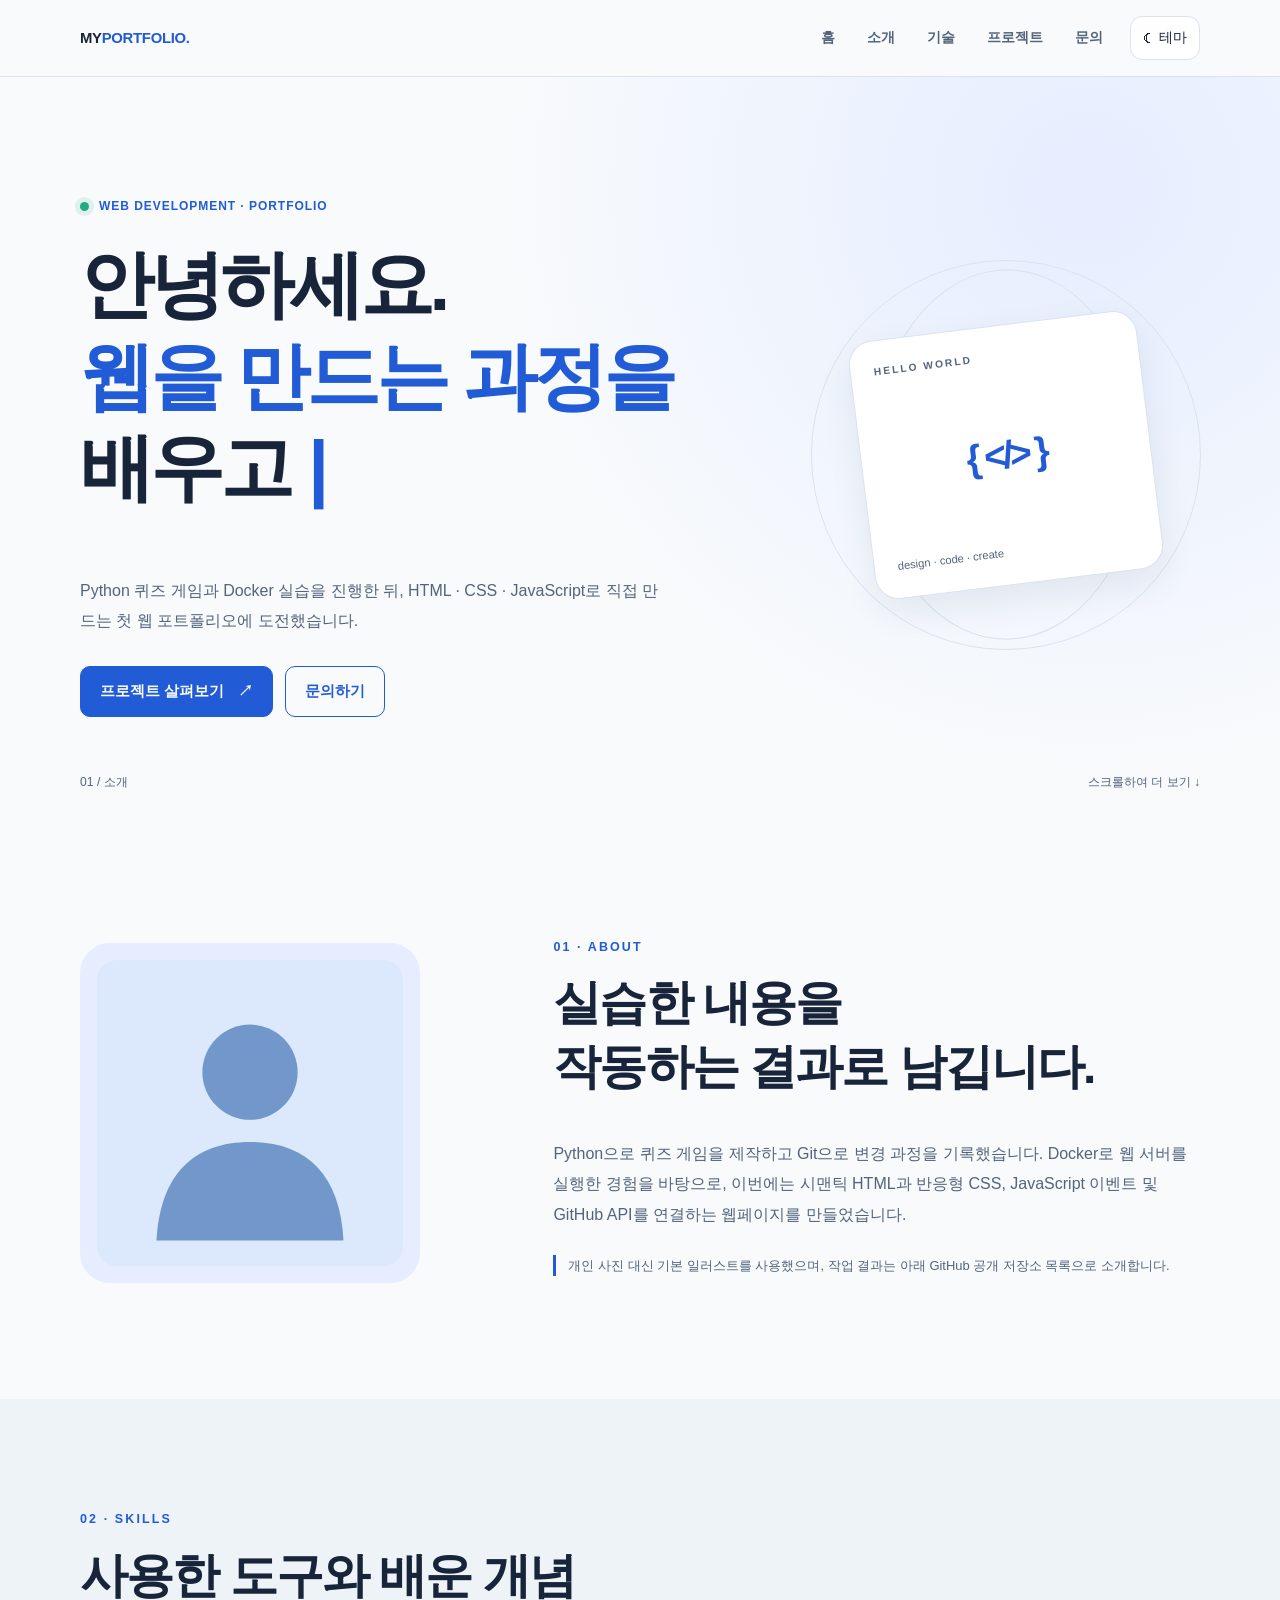
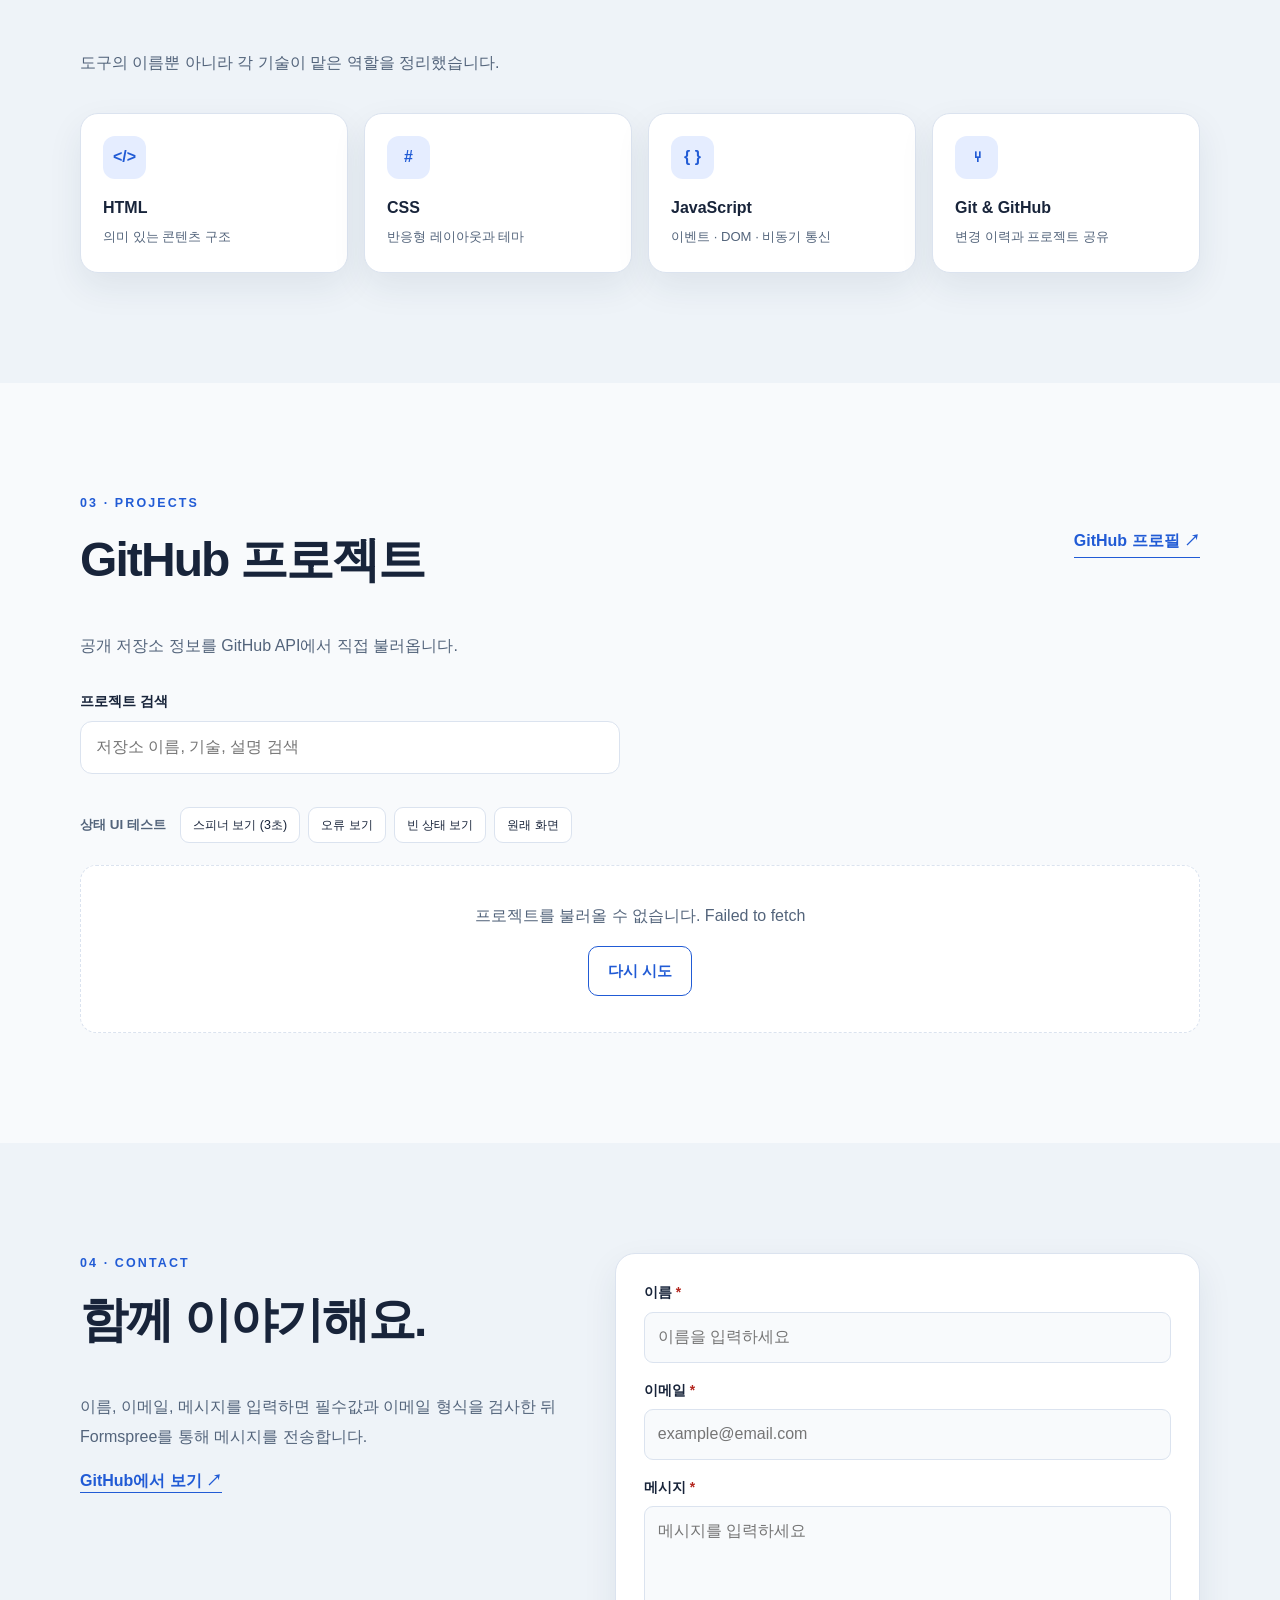
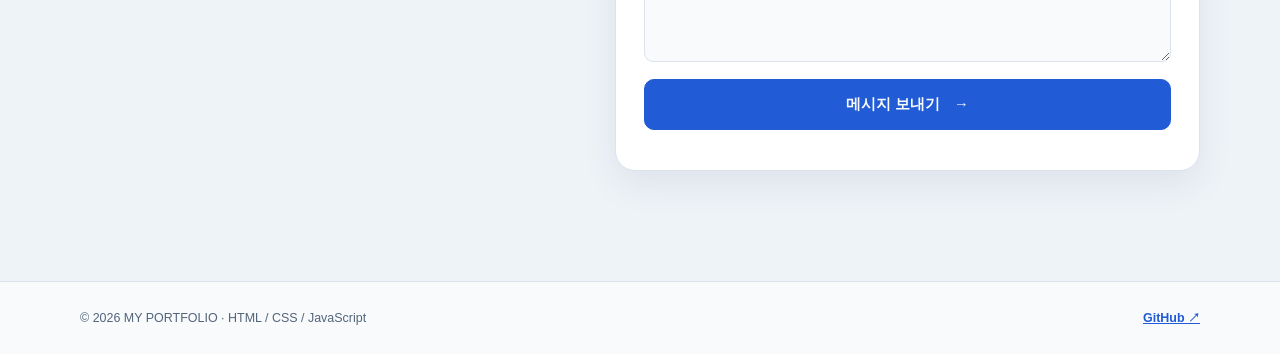
<file: index.html>
<!DOCTYPE html>
<html lang="ko" data-theme="light">
<head>
  <meta charset="UTF-8">
  <meta name="viewport" content="width=device-width, initial-scale=1.0">
  <meta name="description" content="HTML, CSS, JavaScript로 만든 개인 포트폴리오: 소개, 기술, GitHub 프로젝트 및 문의 양식.">
  <title>MY PORTFOLIO | 웹 개발 포트폴리오</title>
  <!-- 외부 스타일시트: 화면 디자인, 반응형 배치, 다크 모드를 담당합니다. -->
  <link rel="stylesheet" href="css/style.css">
  <link rel="stylesheet" href="css/project-search.css">
  <link rel="stylesheet" href="css/bonus.css">
  <!-- defer: HTML을 다 읽은 뒤 메인 JavaScript를 실행합니다. -->
  <script src="js/main.js" defer></script>
  <script src="js/project-search.js" defer></script>
  <script src="js/bonus.js" defer></script>
</head>
<body>
  <!-- 건너뛰기 링크: 키보드 사용자에게 본문으로 바로 이동하는 길을 제공합니다. -->
  <a class="skip-link" href="#hero">본문으로 바로 가기</a>
  <header class="site-header" id="page-header">
    <div class="container header-inner">
      <a class="logo" href="#hero" aria-label="포트폴리오 홈으로 이동">MY<span>PORTFOLIO.</span></a>
      <nav class="site-nav" id="site-navigation" aria-label="주요 메뉴">
        <ul class="nav-links" id="nav-links">
          <li><a href="#hero">홈</a></li>
          <li><a href="#about">소개</a></li>
          <li><a href="#skills">기술</a></li>
          <li><a href="#projects">프로젝트</a></li>
          <li><a href="#contact">문의</a></li>
        </ul>
      </nav>
      <div class="header-actions">
        <!-- 버튼 클릭 → 상태 변경 → data-theme 변경 → CSS 색상 변경 -->
        <button id="theme-toggle" class="icon-button theme-toggle" type="button" aria-label="다크 모드 켜기" aria-pressed="false">
          <span id="theme-icon" aria-hidden="true">☾</span>
          <span class="theme-label">테마</span>
        </button>
        <!-- aria-expanded는 모바일 메뉴의 열림/닫힘 상태를 알려 줍니다. -->
        <button id="menu-toggle" class="icon-button menu-toggle" type="button" aria-controls="site-navigation" aria-expanded="false" aria-label="메뉴 열기">
          <span class="hamburger-lines" aria-hidden="true"><span></span><span></span><span></span></span>
        </button>
      </div>
    </div>
  </header>

  <main>
    <!-- Hero: 방문자에게 보여 줄 첫인사와 이동 버튼 -->
    <section id="hero" class="section hero" aria-labelledby="hero-title">
      <div class="container hero-layout">
        <div class="hero-copy">
          <p class="eyebrow"><span class="status-dot" aria-hidden="true"></span> WEB DEVELOPMENT · PORTFOLIO</p>
          <h1 id="hero-title">안녕하세요.<br><span id="hero-typing"><span class="highlight">웹을 만드는 과정을</span><br><span class="hero-typing-second">배우고 있습니다.</span></span></h1>
          <p class="hero-description">Python 퀴즈 게임과 Docker 실습을 진행한 뒤, HTML · CSS · JavaScript로 직접 만드는 첫 웹 포트폴리오에 도전했습니다.</p>
          <div class="hero-actions">
            <a class="button" href="#projects">프로젝트 살펴보기 <span aria-hidden="true">↗</span></a>
            <a class="button button-secondary" href="#contact">문의하기</a>
          </div>
        </div>
        <div class="hero-art" aria-hidden="true">
          <div class="art-orbit art-orbit-one"></div><div class="art-orbit art-orbit-two"></div>
          <div class="art-card"><span class="art-card-label">HELLO WORLD</span><span class="art-symbol">{ &lt;/&gt; }</span><span class="art-card-caption">design · code · create</span></div>
        </div>
      </div>
      <div class="container hero-footnote"><span>01 / 소개</span><span>스크롤하여 더 보기 ↓</span></div>
    </section>

    <!-- About: 의미 있는 대체 텍스트가 있는 프로필 이미지를 사용합니다. -->
    <section id="about" class="section about-section" aria-labelledby="about-title">
      <div class="container about-layout reveal-target">
        <div class="about-photo-wrap"><img class="profile-image" src="images/profile.svg" width="320" height="320" alt="사람의 상반신을 단순화한 기본 프로필 일러스트"></div>
        <div>
          <p class="section-kicker">01 · ABOUT</p>
          <h2 id="about-title">실습한 내용을<br>작동하는 결과로 남깁니다.</h2>
          <p class="section-description">Python으로 퀴즈 게임을 제작하고 Git으로 변경 과정을 기록했습니다. Docker로 웹 서버를 실행한 경험을 바탕으로, 이번에는 시맨틱 HTML과 반응형 CSS, JavaScript 이벤트 및 GitHub API를 연결하는 웹페이지를 만들었습니다.</p>
          <p class="about-note">개인 사진 대신 기본 일러스트를 사용했으며, 작업 결과는 아래 GitHub 공개 저장소 목록으로 소개합니다.</p>
        </div>
      </div>
    </section>

    <!-- Skills: 목록은 ul/li로 의미 있게 묶습니다. -->
    <section id="skills" class="section section-muted" aria-labelledby="skills-title">
      <div class="container reveal-target">
        <p class="section-kicker">02 · SKILLS</p>
        <h2 id="skills-title">사용한 도구와 배운 개념</h2>
        <p class="section-description section-intro">도구의 이름뿐 아니라 각 기술이 맡은 역할을 정리했습니다.</p>
        <ul class="skills-list">
          <li><span class="skill-icon" aria-hidden="true">&lt;/&gt;</span><strong>HTML</strong><span>의미 있는 콘텐츠 구조</span></li>
          <li><span class="skill-icon" aria-hidden="true">#</span><strong>CSS</strong><span>반응형 레이아웃과 테마</span></li>
          <li><span class="skill-icon" aria-hidden="true">{ }</span><strong>JavaScript</strong><span>이벤트 · DOM · 비동기 통신</span></li>
          <li><span class="skill-icon" aria-hidden="true">⑂</span><strong>Git &amp; GitHub</strong><span>변경 이력과 프로젝트 공유</span></li>
        </ul>
      </div>
    </section>

    <!-- Projects: JavaScript가 GitHub API의 저장소 목록을 읽어 카드를 만듭니다. -->
    <section id="projects" class="section" aria-labelledby="projects-title">
      <div class="container reveal-target">
        <p class="section-kicker">03 · PROJECTS</p>
        <div class="section-heading-row">
          <div><h2 id="projects-title">GitHub 프로젝트</h2><p class="section-description">공개 저장소 정보를 GitHub API에서 직접 불러옵니다.</p></div>
          <a class="text-link" id="github-profile-link" href="https://github.com/usernameffas" target="_blank" rel="noopener noreferrer">GitHub 프로필 ↗</a>
        </div>
        <!-- 로딩/성공/에러/빈 데이터가 모두 이 영역에서 전환됩니다. -->
        <div id="project-list" class="project-grid" role="status" aria-live="polite" aria-atomic="false">
          <article class="state-panel loading-state"><span class="spinner" aria-hidden="true"></span><p>프로젝트를 불러오는 중...</p></article>
        </div>
      </div>
    </section>

    <!-- Contact: 필수 입력을 검사한 뒤 Formspree로 전송합니다. -->
    <section id="contact" class="section section-muted" aria-labelledby="contact-title">
      <div class="container contact-layout reveal-target">
        <div class="contact-copy">
          <p class="section-kicker">04 · CONTACT</p>
          <h2 id="contact-title">함께 이야기해요.</h2>
          <p class="section-description">이름, 이메일, 메시지를 입력하면 필수값과 이메일 형식을 검사한 뒤 Formspree를 통해 메시지를 전송합니다.</p>
          <a class="text-link" id="contact-github-link" href="https://github.com/usernameffas" target="_blank" rel="noopener noreferrer">GitHub에서 보기 ↗</a>
        </div>
        <!-- ===== Contact Formspree 실제 전송 시작 ===== -->
        <form id="contact-form" class="contact-form" data-formspree-id="xzeejnbj" novalidate>
          <div class="form-field">
            <label for="contact-name">이름 <span aria-hidden="true">*</span></label>
            <input id="contact-name" name="name" type="text" autocomplete="name" required aria-describedby="name-error" placeholder="이름을 입력하세요">
            <p class="field-error" id="name-error" aria-live="polite"></p>
          </div>
          <div class="form-field">
            <label for="contact-email">이메일 <span aria-hidden="true">*</span></label>
            <input id="contact-email" name="email" type="email" autocomplete="email" required aria-describedby="email-error" placeholder="example@email.com">
            <p class="field-error" id="email-error" aria-live="polite"></p>
          </div>
          <div class="form-field">
            <label for="contact-message">메시지 <span aria-hidden="true">*</span></label>
            <textarea id="contact-message" name="message" rows="5" required aria-describedby="message-error" placeholder="메시지를 입력하세요"></textarea>
            <p class="field-error" id="message-error" aria-live="polite"></p>
          </div>
          <button class="button submit-button" type="submit">메시지 보내기 <span aria-hidden="true">→</span></button>
          <p id="form-status" class="form-status" role="status" aria-live="polite"></p>
        </form>
        <!-- ===== Contact Formspree 실제 전송 끝 ===== -->
      </div>
    </section>
  </main>

  <!-- Footer: 현재 프로젝트의 링크를 제공합니다. -->
  <footer class="site-footer">
    <div class="container footer-inner"><p>© 2026 MY PORTFOLIO · HTML / CSS / JavaScript</p><a id="footer-github-link" href="https://github.com/usernameffas" target="_blank" rel="noopener noreferrer">GitHub ↗</a></div>
  </footer>
  <!-- 스크롤 300px을 넘으면 나타나며, 클릭하면 맨 위로 이동합니다. -->
  <button id="back-to-top" class="back-to-top" type="button" aria-label="페이지 맨 위로 이동">↑</button>
</body>
</html>
</file>
<file: css/style.css>
/* ===== 1. 공통 디자인 변수: 기본 화면은 밝은 테마 ===== */
:root {
  color-scheme: light;
  --background: #f8fafc;
  --surface: #eef3f8;
  --card: #ffffff;
  --text: #18243a;
  --muted: #53647b;
  --accent: #215bd5;
  --accent-hover: #1749b5;
  --accent-soft: #e5edff;
  --border: #dbe3ef;
  --header-bg: rgba(248, 250, 252, .95);
  --shadow: 0 14px 35px rgba(26, 46, 79, .08);
  --error: #b3261e;
  --success: #0b6b47;
}
/* data-theme는 JavaScript가 html에 붙이는 상태값입니다. */
[data-theme="dark"] {
  color-scheme: dark;
  --background: #0e1625;
  --surface: #151f31;
  --card: #1b2940;
  --text: #eff5ff;
  --muted: #acbad0;
  --accent: #84afff;
  --accent-hover: #aecaff;
  --accent-soft: #283f66;
  --border: #35465e;
  --header-bg: rgba(14, 22, 37, .96);
  --shadow: 0 14px 35px rgba(0, 0, 0, .28);
  --error: #ffaaa4;
  --success: #89e1ba;
}
/* ===== 2. 모바일 퍼스트: 가장 좁은 화면을 기준으로 설계 ===== */
*, *::before, *::after { box-sizing: border-box; }
html { scroll-behavior: smooth; scroll-padding-top: 85px; }
body { margin: 0; min-width: 320px; background: var(--background); color: var(--text); font-family: "Segoe UI", "Malgun Gothic", "Apple SD Gothic Neo", sans-serif; line-height: 1.65; transition: background-color .25s, color .25s; }
button, input, textarea { font: inherit; }
button { cursor: pointer; }
a { color: inherit; }
a:focus-visible, button:focus-visible, input:focus-visible, textarea:focus-visible { outline: 3px solid var(--accent); outline-offset: 3px; }
.container { width: min(calc(100% - 36px), 1120px); margin-inline: auto; }
.section { padding: 80px 0; }
.section-muted { background: var(--surface); }
h1, h2, h3, p { margin-top: 0; }
h1 { font-size: clamp(2.35rem, 7vw, 4.65rem); letter-spacing: -.055em; line-height: 1.23; }
h2 { font-size: clamp(1.85rem, 4.7vw, 3rem); letter-spacing: -.04em; line-height: 1.33; }
h3 { font-size: 1.1rem; }
.skip-link { position: absolute; top: -80px; left: 12px; padding: 8px 14px; background: var(--card); z-index: 50; }
.skip-link:focus { top: 10px; }
.section-kicker { font-size: .78rem; font-weight: 800; color: var(--accent); letter-spacing: .17em; margin-bottom: 14px; }
.section-description { max-width: 650px; color: var(--muted); line-height: 1.9; }
.section-intro { margin-bottom: 35px; }
/* ===== 3. 상단 메뉴: Flexbox로 로고/메뉴/버튼의 위치를 설정 ===== */
.site-header { position: sticky; top: 0; z-index: 30; background: var(--background); border-bottom: 1px solid var(--border); transition: background-color .25s, box-shadow .25s; }
.site-header.scrolled { background: var(--header-bg); box-shadow: 0 9px 26px rgba(11, 28, 60, .11); backdrop-filter: blur(10px); }
.header-inner { display: flex; align-items: center; justify-content: space-between; gap: 12px; min-height: 76px; }
.logo { flex-shrink: 0; font-size: .93rem; letter-spacing: -.02em; font-weight: 800; text-decoration: none; }
.logo span { color: var(--accent); }
.header-actions { display: flex; align-items: center; gap: 7px; margin-left: auto; }
.icon-button { display: inline-flex; justify-content: center; align-items: center; gap: 8px; min-height: 42px; border-radius: 12px; padding: 8px 12px; border: 1px solid var(--border); background: var(--card); color: var(--text); }
.icon-button:hover { border-color: var(--accent); }
.theme-label { font-size: .85rem; }
.menu-toggle { width: 43px; }
.hamburger-lines { display: grid; gap: 4px; }
.hamburger-lines span { display: block; width: 19px; height: 2px; border-radius: 10px; background: currentColor; transition: transform .2s, opacity .2s; }
.menu-toggle.active .hamburger-lines span:nth-child(1) { transform: translateY(6px) rotate(45deg); }
.menu-toggle.active .hamburger-lines span:nth-child(2) { opacity: 0; }
.menu-toggle.active .hamburger-lines span:nth-child(3) { transform: translateY(-6px) rotate(-45deg); }
/* 모바일에서는 메뉴를 숨기고, active 클래스가 생겼을 때만 펼칩니다. */
.site-nav { position: absolute; top: 75px; left: 0; right: 0; padding: 0 18px; background: var(--card); border-bottom: 1px solid var(--border); visibility: hidden; opacity: 0; transform: translateY(-8px); pointer-events: none; transition: opacity .2s, transform .2s, visibility .2s; }
.site-nav.active { visibility: visible; opacity: 1; transform: translateY(0); pointer-events: auto; }
.nav-links { display: flex; flex-direction: column; gap: 0; list-style: none; margin: 0 auto; max-width: 1120px; padding: 12px 0 16px; }
.nav-links a { display: block; padding: 11px 8px; border-radius: 8px; color: var(--muted); font-weight: 650; text-decoration: none; transition: color .2s, background-color .2s; }
.nav-links a:hover, .nav-links a:focus-visible { color: var(--accent); background: var(--accent-soft); }
/* ===== 4. Hero / About ===== */
.hero { overflow: hidden; background: radial-gradient(circle at 85% 15%, var(--accent-soft), transparent 46%), var(--background); padding: 78px 0 26px; }
.hero-layout { display: grid; align-items: center; gap: 25px; }
.eyebrow { display: inline-flex; align-items: center; gap: 10px; font-size: .75rem; font-weight: 800; letter-spacing: .08em; color: var(--accent); margin-bottom: 23px; }
.status-dot { width: 9px; height: 9px; border-radius: 50%; background: #24aa82; box-shadow: 0 0 0 5px rgba(36, 170, 130, .12); }
.highlight { color: var(--accent); }
.hero-description { max-width: 580px; color: var(--muted); font-size: 1rem; line-height: 1.9; }
.hero-actions { display: flex; flex-wrap: wrap; gap: 12px; margin-top: 30px; }
.button { display: inline-flex; align-items: center; justify-content: center; gap: 14px; padding: 12px 19px; min-height: 47px; border: 1px solid var(--accent); border-radius: 10px; background: var(--accent); color: var(--background); font-size: .92rem; font-weight: 750; text-decoration: none; transition: transform .2s, background-color .2s, box-shadow .2s; }
.button:hover { transform: translateY(-2px); background: var(--accent-hover); box-shadow: 0 8px 18px rgba(30, 83, 190, .15); }
.button-secondary { color: var(--accent); background: transparent; }
.button-secondary:hover { background: var(--accent-soft); }
.hero-art { position: relative; height: 275px; display: grid; place-items: center; isolation: isolate; }
.art-orbit { position: absolute; border: 1px solid var(--border); border-radius: 50%; width: 270px; height: 270px; }
.art-orbit-two { width: 220px; height: 220px; transform: rotate(50deg) skew(18deg); }
.art-card { display: flex; flex-direction: column; justify-content: space-between; width: 212px; height: 196px; padding: 23px; border: 1px solid var(--border); border-radius: 24px; background: var(--card); box-shadow: var(--shadow); transform: rotate(-7deg); }
.art-card-label { font-weight: 750; font-size: .64rem; color: var(--muted); letter-spacing: .2em; }
.art-symbol { align-self: center; font-size: 2.4rem; font-weight: 800; letter-spacing: -.1em; color: var(--accent); }
.art-card-caption { color: var(--muted); font-size: .7rem; }
.hero-footnote { display: flex; justify-content: space-between; gap: 20px; margin-top: 36px; color: var(--muted); font-size: .76rem; }
.about-layout { display: grid; align-items: center; gap: 36px; }
.about-photo-wrap { max-width: 340px; padding: 17px; border-radius: 30px; background: var(--accent-soft); }
.profile-image { display: block; width: 100%; height: auto; border-radius: 20px; }
.about-note { font-size: .81rem; color: var(--muted); border-left: 3px solid var(--accent); padding-left: 12px; margin-top: 25px; }
/* ===== 5. 카드 목록: Grid + auto-fit/minmax = 화면 폭에 따라 열 수가 자동 변경 ===== */
.skills-list { display: grid; grid-template-columns: repeat(auto-fit, minmax(min(100%, 215px), 1fr)); gap: 16px; list-style: none; padding: 0; margin: 0; }
.skills-list li { display: flex; flex-direction: column; min-height: 160px; padding: 22px; border: 1px solid var(--border); border-radius: 18px; background: var(--card); box-shadow: var(--shadow); transition: transform .2s; }
.skills-list li:hover { transform: translateY(-4px); }
.skills-list li span:last-child { color: var(--muted); font-size: .82rem; margin-top: 5px; }
.skill-icon { display: grid; place-items: center; width: 43px; height: 43px; margin-bottom: 16px; border-radius: 12px; background: var(--accent-soft); color: var(--accent); font-weight: 800; }
.section-heading-row { display: flex; flex-direction: column; gap: 12px; margin-bottom: 28px; }
.section-heading-row .section-description { margin-bottom: 0; }
.text-link { align-self: flex-start; color: var(--accent); font-weight: 750; text-decoration: none; border-bottom: 1px solid currentColor; padding-bottom: 3px; }
.project-grid { display: grid; grid-template-columns: repeat(auto-fit, minmax(min(100%, 285px), 1fr)); gap: 18px; min-height: 144px; }
.project-card { display: flex; flex-direction: column; min-height: 195px; padding: 24px; border: 1px solid var(--border); border-radius: 18px; background: var(--card); box-shadow: var(--shadow); text-decoration: none; transition: transform .22s, box-shadow .22s, border-color .22s; overflow-wrap: anywhere; }
.project-card:hover { transform: translateY(-5px); border-color: var(--accent); box-shadow: 0 17px 37px rgba(26, 46, 79, .14); }
.project-card h3 { margin: 4px 0 8px; }
.project-card h3 a { color: var(--text); text-decoration: none; }
.project-card h3 a:hover { color: var(--accent); text-decoration: underline; }
.project-card p { flex: 1; color: var(--muted); font-size: .89rem; }
.project-card-top { display: flex; align-items: center; justify-content: space-between; gap: 12px; color: var(--accent); font-size: .78rem; font-weight: 750; }
.project-meta { display: flex; flex-wrap: wrap; gap: 12px; color: var(--muted); font-size: .75rem; }
.state-panel { grid-column: 1 / -1; display: flex; flex-direction: column; align-items: center; justify-content: center; gap: 13px; min-height: 168px; padding: 28px 18px; text-align: center; border: 1px dashed var(--border); border-radius: 16px; background: var(--card); color: var(--muted); }
.state-panel p { margin: 0; }
.state-panel .button { margin-top: 4px; }
.spinner { width: 25px; height: 25px; border: 3px solid var(--border); border-top-color: var(--accent); border-radius: 50%; animation: spin .8s linear infinite; }
@keyframes spin { to { transform: rotate(360deg); } }
/* ===== 6. 문의 폼과 입력 오류 표시 ===== */
.contact-layout { display: grid; gap: 30px; }
.contact-form { padding: 24px 20px; border: 1px solid var(--border); border-radius: 20px; background: var(--card); box-shadow: var(--shadow); }
.form-field { margin-bottom: 17px; }
.form-field label { display: block; font-size: .86rem; font-weight: 750; margin-bottom: 7px; }
.form-field label span { color: var(--error); }
.form-field input, .form-field textarea { display: block; width: 100%; min-height: 46px; border: 1px solid var(--border); border-radius: 9px; padding: 11px 13px; background: var(--background); color: var(--text); transition: border-color .2s; }
.form-field textarea { resize: vertical; min-height: 115px; }
.form-field input[aria-invalid="true"], .form-field textarea[aria-invalid="true"] { border-color: var(--error); }
.field-error { min-height: 0; margin: 4px 0 0; color: var(--error); font-size: .77rem; }
.field-error:empty { margin: 0; }
.form-status { margin: 12px 0 0; font-size: .85rem; font-weight: 650; }
.form-status.error { color: var(--error); }
.form-status.success { color: var(--success); }
.submit-button { width: 100%; }
.site-footer { padding: 26px 0; border-top: 1px solid var(--border); }
.footer-inner { display: flex; flex-wrap: wrap; align-items: center; justify-content: space-between; gap: 12px; font-size: .78rem; color: var(--muted); }
.footer-inner p { margin-bottom: 0; }
.footer-inner a { color: var(--accent); font-weight: 750; }
.back-to-top { position: fixed; right: 18px; bottom: 18px; z-index: 20; display: grid; place-items: center; width: 48px; height: 48px; border: 1px solid var(--accent); border-radius: 50%; background: var(--accent); color: var(--background); font-size: 1.35rem; box-shadow: var(--shadow); opacity: 0; visibility: hidden; transform: translateY(12px); pointer-events: none; transition: opacity .2s, visibility .2s, transform .2s; }
.back-to-top.visible { opacity: 1; visibility: visible; transform: translateY(0); pointer-events: auto; }
/* 애니메이션 대상은 JS가 동작할 때만 감춥니다. */
.js-reveal { opacity: 0; transform: translateY(24px); transition: opacity .65s ease, transform .65s ease; }
.js-reveal.visible { opacity: 1; transform: translateY(0); }
/* ===== 7. 태블릿: PDF에서 요구하는 768px 구간 ===== */
@media (min-width: 768px) {
  .container { width: min(calc(100% - 64px), 1120px); }
  .site-nav { position: static; padding: 0; background: transparent; border: 0; visibility: visible; opacity: 1; transform: none; pointer-events: auto; margin-left: auto; }
  .nav-links { flex-direction: row; align-items: center; gap: 2px; padding: 0; }
  .nav-links a { padding: 8px 10px; font-size: .85rem; }
  .menu-toggle { display: none; }
  .header-actions { margin-left: 0; }
  .hero-layout { grid-template-columns: 1.3fr .7fr; gap: 12px; }
  .hero-art { height: 350px; }
  .art-orbit { width: 320px; height: 320px; }
  .art-orbit-two { width: 260px; height: 260px; }
  .art-card { width: 245px; height: 245px; }
  .about-layout { grid-template-columns: minmax(210px, .78fr) 1.22fr; gap: 60px; }
  .section-heading-row { flex-direction: row; align-items: end; justify-content: space-between; }
  .contact-layout { grid-template-columns: .9fr 1.1fr; gap: 56px; align-items: start; }
  .contact-form { padding: 28px; }
}
/* ===== 8. 데스크톱: PDF에서 요구하는 1024px 구간 ===== */
@media (min-width: 1024px) {
  .section { padding: 110px 0; }
  .hero { padding-top: 116px; padding-bottom: 35px; }
  .hero-art { height: 420px; }
  .art-orbit { width: 390px; height: 390px; }
  .art-orbit-two { width: 315px; height: 315px; }
  .art-card { width: 290px; height: 260px; }
  .nav-links a { padding-inline: 15px; }
  .hero-footnote { margin-top: 55px; }
}
/* 시스템 접근성 설정에 따라 불필요한 움직임을 줄입니다. */
@media (prefers-reduced-motion: reduce) {
  *, *::before, *::after { animation-duration: .01ms !important; transition-duration: .01ms !important; scroll-behavior: auto !important; }
  .js-reveal { opacity: 1; transform: none; }
}
/* 공식 보너스: 프로젝트 필터 · Hero 타이핑 · Formspree 연동 */
.project-filters { display:flex; flex-wrap:wrap; gap:9px; margin:0 0 18px; }
.project-filters[hidden] { display:none; }
.project-filter { border:1px solid var(--border); border-radius:999px; padding:7px 14px; background:var(--card); color:var(--text); }
.project-filter[aria-pressed="true"] { background:var(--accent); color:var(--card); border-color:var(--accent); }
.project-card[hidden] { display:none; }
#hero-typing.is-typing::after { content:"|"; color:var(--accent); animation:type-caret 750ms step-end infinite; }
@keyframes type-caret { 50% {opacity:0;} }
@media(prefers-reduced-motion:reduce) { #hero-typing.is-typing::after {display:none;} }
</file>
<file: css/project-search.css>
.project-toolbar{display:grid;gap:8px;margin:22px 0 25px;max-width:540px}
.project-toolbar label{font-size:.9rem;font-weight:750;color:var(--text)}
.project-toolbar input{width:100%;min-height:48px;border:1px solid var(--border);background:var(--card);color:var(--text);border-radius:12px;padding:12px 15px;font:inherit}
.project-toolbar input:focus-visible{outline:3px solid var(--accent);outline-offset:2px}
.project-toolbar p{margin:0;color:var(--muted);font-size:.85rem}
.project-card[hidden]{display:none!important}
.search-empty{grid-column:1/-1}

/* API에서 언어 목록을 받을 때 언어 버튼을 표시합니다. */
.language-filters[hidden] {
  display: none;
}
/* ===== 프로젝트 검색과 언어 필터 스타일 끝 ===== */
</file>
<file: css/bonus.css>
.language-filters{display:flex;flex-wrap:wrap;gap:8px;margin-top:6px}.language-button{border:1px solid var(--border);background:var(--card);color:var(--text);border-radius:100px;padding:7px 14px;font:inherit;font-size:.82rem;cursor:pointer;transition:background .2s,border-color .2s}.language-button.active,.language-button:hover{background:var(--accent-soft);border-color:var(--accent)}.language-button:focus-visible{outline:3px solid var(--accent);outline-offset:2px}.submit-button:disabled{opacity:.65;cursor:wait}
/* 프로젝트 상태를 직접 확인하는 개발 학습용 컨트롤 */
.state-demo-controls{display:flex;flex-wrap:wrap;align-items:center;gap:8px;margin:0 0 22px}
.state-demo-controls>span{font-size:.84rem;color:var(--muted);font-weight:700;margin-right:6px}
.state-demo-controls button{font:inherit;font-size:.78rem;padding:7px 12px;border:1px solid var(--border);background:var(--card);color:var(--text);border-radius:9px;cursor:pointer}
.state-demo-controls button:hover{border-color:var(--accent);background:var(--accent-soft)}
.state-demo-controls button:focus-visible{outline:3px solid var(--accent);outline-offset:2px}
.state-demo-preview{flex-basis:100%}
.state-demo-preview[hidden]{display:none}
#hero-title .typing-active::after{content:"|";color:var(--accent);margin-left:2px;animation:caret-blink .65s steps(1) infinite}
@keyframes caret-blink{50%{opacity:0}}
@media(prefers-reduced-motion:reduce){#hero-title .typing-active::after{animation:none}}
</file>
